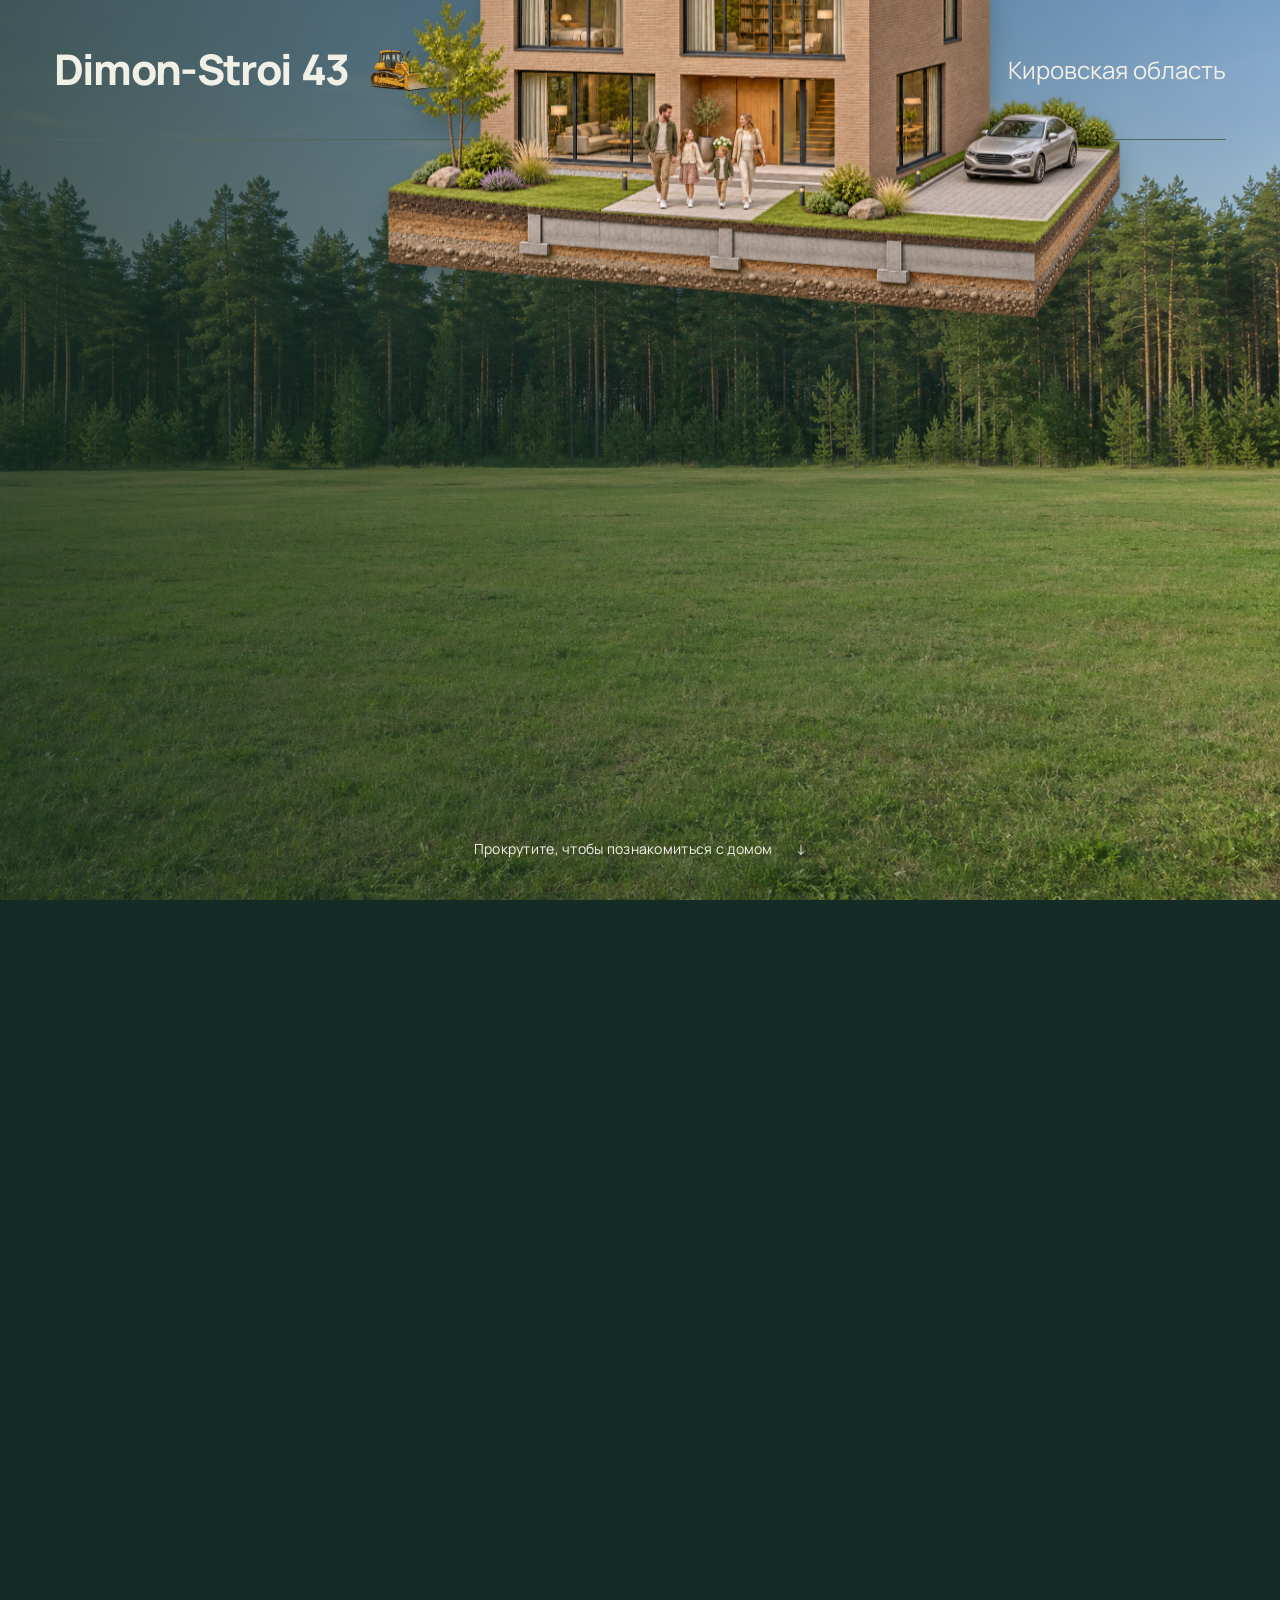
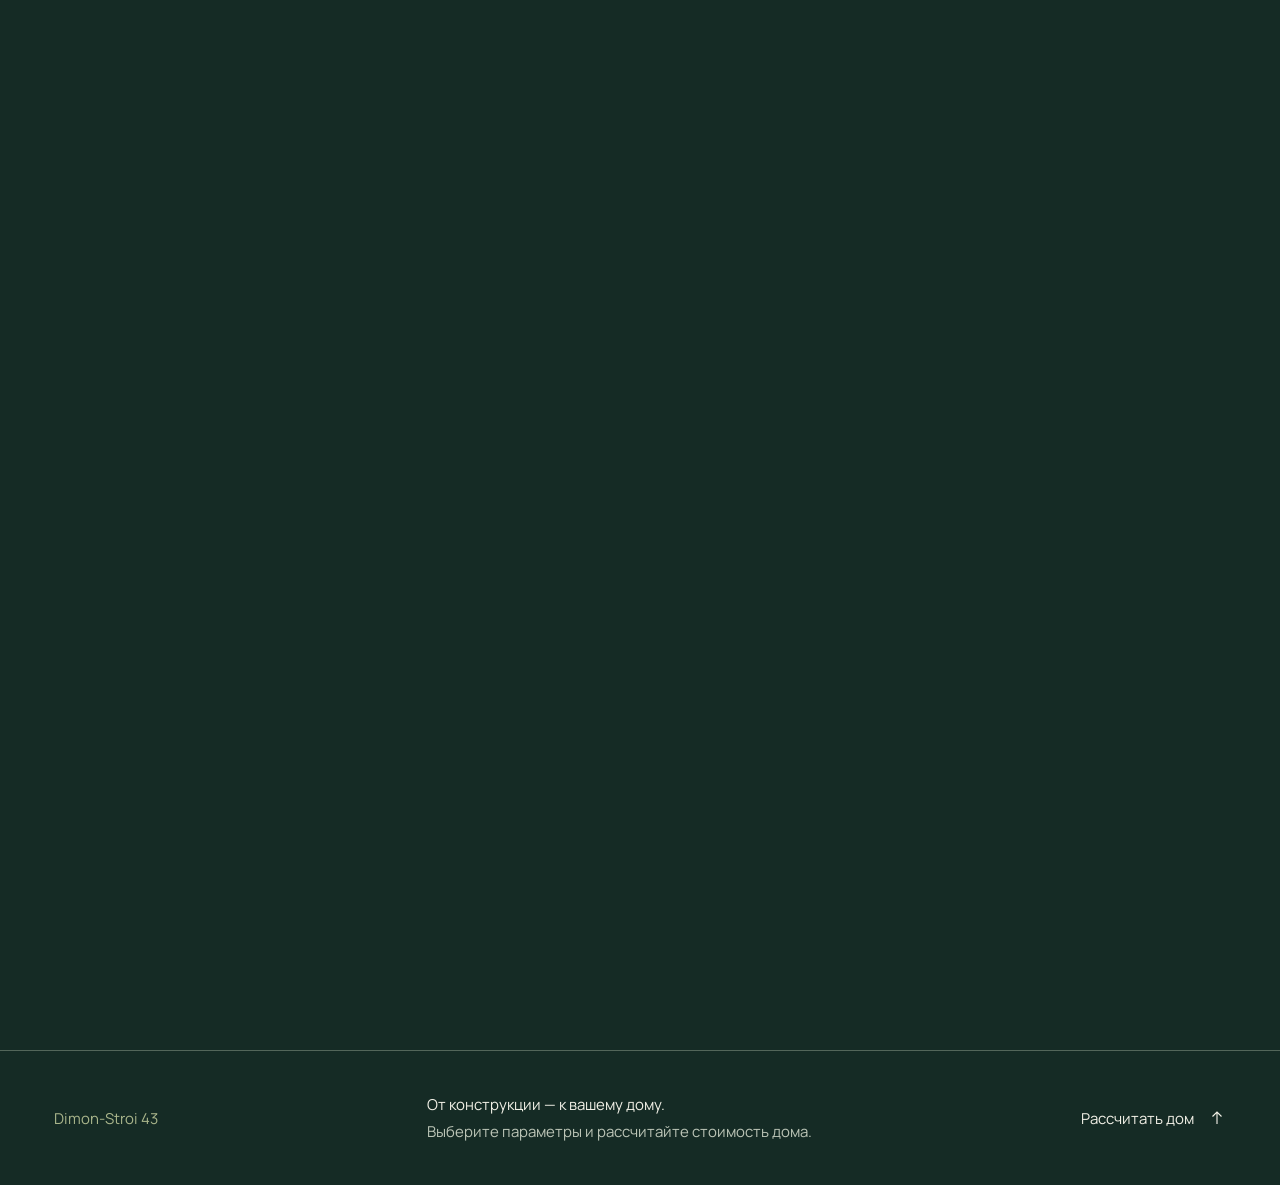
<file: index.html>
<!doctype html>
<html lang="ru">
<head>
  <meta charset="UTF-8">
  <meta name="viewport" content="width=device-width, initial-scale=1">
  <meta name="theme-color" content="#152b25">
  <meta name="description" content="Частные дома до двух этажей из газоблоков с облицовкой ригельным кирпичом. Кировская область.">
  <title>Dimon-Stroi 43 — Дом начинается с понимания</title>
  <link rel="preload" href="assets/Manrope.ttf" as="font" type="font/ttf" crossorigin>
  <link rel="preload" href="assets/exterior-family.png" as="image">
  <link rel="stylesheet" href="styles.css">
  <script src="app.js" defer></script>
  <link rel="stylesheet" href="site-nav.css">
</head>
<body>
  <a class="skip-link" href="#scene-title">К содержанию</a>
  <main>
    <section class="scroll-scene" aria-label="Послойная модель частного дома">
      <div class="scene">
        <header class="masthead">
          <div class="brand-group"><a class="wordmark" href="#" aria-label="Dimon-Stroi 43, в начало">Dimon-Stroi <span>43</span></a><img class="construction-team" src="assets/construction-team.png" alt="" aria-hidden="true"></div>
          <nav class="site-nav" aria-label="Разделы сайта"><a href="index.html" aria-current="page">О компании</a><a href="configurator/index.html" >Конструктор дома</a></nav><span class="region"><img class="region-map" src="assets/kirov.svg" alt="Контур Кировской области"> Кировская область</span>
        </header>
        <div class="hero">
          <div class="intro">
            <h1 id="scene-title">Дом начинается<br>с понимания</h1>
            <p class="offer">Строим частные дома до двух этажей<br class="desktop-break"> из газоблоков с облицовкой<br class="desktop-break"> ригельным кирпичом.</p>
            <button class="discuss-button" type="button" aria-expanded="false" aria-controls="discussion">Обсудить строительство <svg viewBox="0 0 24 24" aria-hidden="true"><path d="M4 12h15M13 5l7 7-7 7"/></svg></button>
            <div class="discussion" id="discussion" hidden>
              <div class="discussion-heading"><h2>Каким вы видите свой дом?</h2><button class="close-discussion" type="button" aria-label="Закрыть обсуждение"><svg viewBox="0 0 24 24" aria-hidden="true"><path d="m6 6 12 12M18 6 6 18"/></svg></button></div>
              <p id="notes-help">Оставьте контакт и пожелания. Заявка будет сохранена в Google Таблице и отправлена компании в Telegram.</p>
              <form id="lead-form"><input type="text" name="website" tabindex="-1" autocomplete="off" aria-hidden="true" style="display:none"><label for="lead-name">Ваше имя</label><input id="lead-name" name="name" autocomplete="name" required minlength="2" maxlength="100"><label for="lead-contact">Телефон или Telegram</label><input id="lead-contact" name="contact" autocomplete="tel" required minlength="5" maxlength="150"><label for="project-notes">Ваши пожелания</label>
              <textarea id="project-notes" name="notes" maxlength="2000" rows="3" placeholder="Площадь, участок, сколько нужно комнат…" aria-describedby="notes-help"></textarea><label class="consent"><input type="checkbox" name="consent" required> Согласен на передачу указанных данных компании и сохранение в Google Таблице, а также передачу в Telegram для обсуждения строительства.</label><button class="send-lead" type="submit">Отправить заявку</button><p id="lead-status" role="status" aria-live="polite"></p></form>
            </div>
            <p class="intro-note">Снаружи — архитектура.<br>Внутри — продуманная конструкция.</p>
          </div>
          <figure class="model" aria-label="Концептуальная визуализация дома в перспективе">
            <div class="model-images">
              <img class="intro-house" src="assets/exterior-family.png" alt="Концептуальный дом с парковкой, автомобилем и семьёй" fetchpriority="high">
              <img class="house-layer" src="assets/plan.png" alt="План-проект дома на чертеже" >
              <img class="house-layer" src="assets/foundation-cutout.png" alt="" aria-hidden="true">
              <img class="house-layer" src="assets/structure-cutout.png" alt="" aria-hidden="true">
              <img class="house-layer" src="assets/interior-cutout.png" alt="" aria-hidden="true">
              <img class="house-layer" src="assets/exterior-family.png" alt="" aria-hidden="true">
              <div class="wipe-line" aria-hidden="true"></div>
            </div>
            <figcaption><span>От чертежа до готового дома.</span><span class="concept-label">Концептуальная модель</span></figcaption>
          </figure>
        </div>
        <div class="scene-bottom">
          <div class="layer-description" aria-live="polite" aria-atomic="true">
            <span class="layer-counter">01 / 05</span>
            <p class="layer-copy">План-проект<span>Планировка и архитектурное решение.</span></p>
          </div>
          <nav class="layer-nav" aria-label="Слои модели">
            <button type="button" class="layer-button is-active" data-layer="0" aria-current="step"><span class="layer-index">01</span>План-проект</button>
            <button type="button" class="layer-button" data-layer="1" ><span class="layer-index">02</span>Основание</button>
            <button type="button" class="layer-button" data-layer="2" ><span class="layer-index">03</span>Конструкция</button>
            <button type="button" class="layer-button" data-layer="3" ><span class="layer-index">04</span>Внутри дома</button>
            <button type="button" class="layer-button" data-layer="4" ><span class="layer-index">05</span>Экстерьер</button>
          </nav>
          <p class="scroll-hint">Прокрутите, чтобы заглянуть глубже <svg viewBox="0 0 24 24" aria-hidden="true"><path d="M12 3v17m-6-6 6 6 6-6"/></svg></p>
        </div>
      <p class="intro-scroll-cue">Прокрутите, чтобы познакомиться с домом <span aria-hidden="true">↓</span></p></div>
    </section>
    <footer class="prototype-end"><span>Dimon-Stroi 43</span><p>От конструкции — к вашему дому.<br><span>Выберите параметры и рассчитайте стоимость дома.</span></p><a href="configurator/index.html">Рассчитать дом <svg viewBox="0 0 24 24" aria-hidden="true"><path d="M12 20V4m-6 6 6-6 6 6"/></svg></a></footer>
  </main>
  <noscript><p class="noscript-note">Для переключения слоёв и локального обсуждения включите JavaScript.</p></noscript>
</body>
</html>
</file>
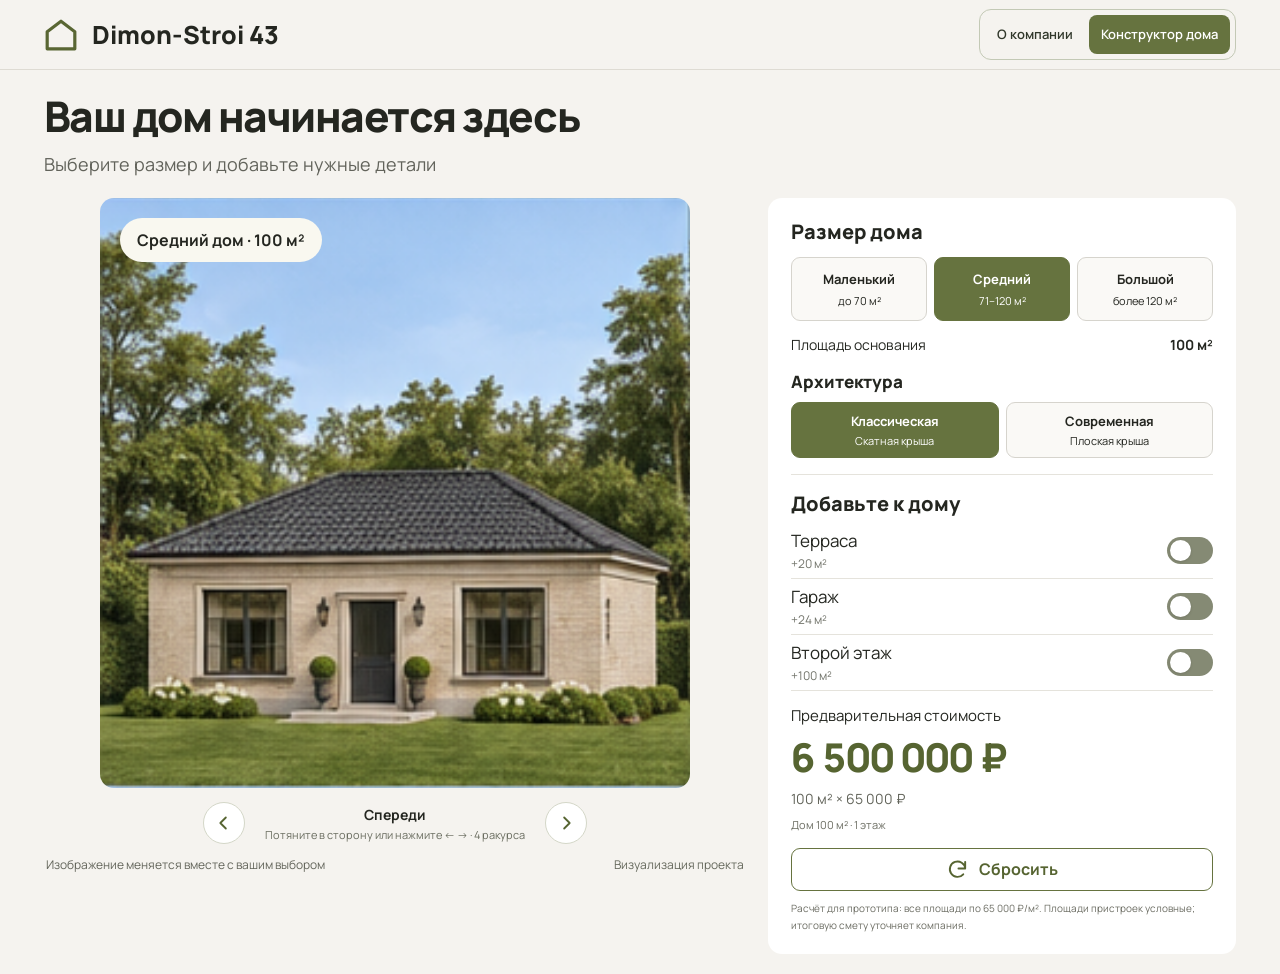
<file: configurator/index.html>
<!doctype html>
<html lang="ru"><head><meta charset="utf-8"><meta name="viewport" content="width=device-width,initial-scale=1"><title>Конструктор дома — Dimon-Stroi 43</title><link rel="stylesheet" href="style.css"><link rel="stylesheet" href="../site-nav.css"></head><body>
<header><a class="brand" href="../index.html" aria-label="Dimon-Stroi 43 — конструктор"><svg viewBox="0 0 32 32" aria-hidden="true"><path d="M3 13 16 3l13 10v16H3Z"/></svg>Dimon-Stroi 43</a><nav class="site-nav" aria-label="Разделы сайта"><a href="../index.html" >О компании</a><a href="../configurator/index.html" aria-current="page">Конструктор дома</a></nav></header>
<main><h1>Ваш дом начинается здесь</h1><p class="intro">Выберите размер и добавьте нужные детали</p><div class="workspace"><section class="visual" aria-label="Визуализация дома"><div class="scene" id="scene" role="img" tabindex="0" aria-label="Средний дом, 100 квадратных метров" aria-describedby="rotate-hint"><span class="badge" id="badge">Средний дом · 100 м²</span><div class="loading" id="loading">Загружаем визуализацию…</div></div><div class="view-controls" aria-label="Поворот дома"><button type="button" id="previous-view" aria-label="Повернуть дом влево"><svg viewBox="0 0 24 24" aria-hidden="true"><path d="m14 6-6 6 6 6"/></svg></button><div><strong id="view-name">Спереди</strong><span id="rotate-hint">Потяните в сторону или нажмите ← → · 4 ракурса</span></div><button type="button" id="next-view" aria-label="Повернуть дом вправо"><svg viewBox="0 0 24 24" aria-hidden="true"><path d="m10 6 6 6-6 6"/></svg></button></div><p class="caption">Изображение меняется вместе с вашим выбором <span>Визуализация проекта</span></p></section>
<form id="config" class="panel"><fieldset><legend>Размер дома</legend><div class="sizes"><label><input type="radio" name="size" value="0"><span>Маленький<small>до 70 м²</small></span></label><label><input type="radio" name="size" value="1" checked><span>Средний<small>71–120 м²</small></span></label><label><input type="radio" name="size" value="2"><span>Большой<small>более 120 м²</small></span></label></div><p class="area">Площадь основания <strong id="base">100 м²</strong></p></fieldset>
<fieldset class="architecture"><legend>Архитектура</legend><div class="sizes roof"><label><input type="radio" name="roof" value="classic" checked><span>Классическая<small>Скатная крыша</small></span></label><label><input type="radio" name="roof" value="flat"><span>Современная<small>Плоская крыша</small></span></label></div></fieldset><fieldset class="extras"><legend>Добавьте к дому</legend><label class="option"><span>Терраса<small>+20 м²</small></span><input type="checkbox" name="terrace" aria-label="Терраса"><span class="switch" aria-hidden="true"></span></label><label class="option"><span>Гараж<small>+24 м²</small></span><input type="checkbox" name="garage" aria-label="Гараж"><span class="switch" aria-hidden="true"></span></label><label class="option"><span>Второй этаж<small id="floor-area">+100 м²</small></span><input type="checkbox" name="floor" aria-label="Второй этаж"><span class="switch" aria-hidden="true"></span></label></fieldset>
<section class="summary" aria-live="polite" aria-atomic="true"><p>Предварительная стоимость</p><output id="price">6 500 000 ₽</output><p id="formula" class="formula">100 м² × 65 000 ₽</p><p id="breakdown" class="breakdown">Дом 100 м² · 1 этаж</p></section>
<button class="reset" type="reset"><svg viewBox="0 0 24 24" aria-hidden="true"><path d="M20 11a8 8 0 1 0-2 6M20 4v7h-7"/></svg>Сбросить</button><p class="note">Расчёт для прототипа: все площади по 65 000 ₽/м². Площади пристроек условные; итоговую смету уточняет компания.</p></form></div></main><script src="app.js"></script></body></html>
</file>
<file: styles.css>
@font-face{font-family:Manrope;src:url('assets/Manrope.ttf') format('truetype');font-style:normal;font-weight:200 800;font-display:swap}
:root{--forest:#152b25;--milk:#f1f0e6;--olive:#a9b58b;--line:#53665a;--muted:#bbc4b6;--pad:clamp(24px,4.2vw,80px);color-scheme:dark;font-family:Manrope,"Segoe UI",sans-serif;background:var(--forest);color:var(--milk);font-synthesis:none}
*{box-sizing:border-box}html{scroll-behavior:smooth;scrollbar-color:var(--line) var(--forest);scrollbar-width:thin}body{margin:0}button,textarea{font:inherit}button,a{-webkit-tap-highlight-color:transparent}button{cursor:pointer}a{color:inherit;text-decoration:none;text-underline-offset:5px}button:focus-visible,a:focus-visible,textarea:focus-visible{outline:2px solid var(--olive);outline-offset:5px}::selection{background:var(--olive);color:var(--forest)}svg{width:24px;height:24px;fill:none;stroke:currentColor;stroke-width:1.5;flex-shrink:0}button{border-radius:0}button:disabled{cursor:default;opacity:.5}.skip-link{position:fixed;top:12px;left:var(--pad);padding:12px 18px;background:var(--milk);color:var(--forest);z-index:20;transform:translateY(-180%)}.skip-link:focus{transform:none}
.scroll-scene{height:400vh;height:400svh}.scene{height:100vh;height:100svh;min-height:620px;position:sticky;top:0;display:grid;grid-template-rows:90px minmax(0,1fr) 156px;padding:0 var(--pad);overflow:clip}.masthead{display:flex;align-items:center;justify-content:space-between;border-bottom:1px solid var(--line);position:relative;z-index:3}.wordmark{font-size:24px;font-weight:650;letter-spacing:-.035em}.wordmark span{font-size:14px;font-weight:500;letter-spacing:0;margin-left:13px;color:var(--olive)}.region{font-size:12px;display:flex;gap:10px;align-items:center}.region-mark{width:7px;height:7px;border:1px solid var(--olive);display:inline-block}
.hero{display:grid;grid-template-columns:45% 55%;align-items:center;position:relative}.intro{z-index:2;position:relative;padding:35px 0 22px;align-self:center}.intro h1{font-size:clamp(48px,5.5vw,88px);line-height:1.07;letter-spacing:-.04em;font-weight:500;margin:0 0 28px;white-space:nowrap}.full-stop{color:var(--olive)}.offer{font-size:clamp(14px,1.15vw,17px);line-height:1.7;color:var(--muted);margin:0 0 27px}.discuss-button{border:1px solid var(--olive);background:var(--olive);color:var(--forest);min-height:56px;padding:15px 20px;display:inline-flex;gap:32px;align-items:center;font-size:13px;font-weight:650;transition:background .2s,border-color .2s}.discuss-button:hover{background:var(--milk);border-color:var(--milk)}.intro-note{font-size:11px;line-height:1.7;color:var(--muted);margin:27px 0 0;max-width:240px}.model{margin:0;position:relative;align-self:stretch;display:flex;flex-direction:column;justify-content:center;min-width:0}.model-images{position:relative;width:115%;margin-left:-8%;aspect-ratio:1.23;max-height:100%;isolation:isolate}.house-layer{position:absolute;width:100%;height:100%;object-fit:contain;inset:0;display:block}.house-layer:not(:first-child){clip-path:inset(0 100% 0 0)}.wipe-line{position:absolute;width:1px;top:12%;bottom:12%;left:0;background:var(--olive);opacity:0;pointer-events:none}.model figcaption{display:flex;justify-content:space-between;gap:18px;font-size:10px;line-height:1.5;color:var(--muted);padding:0 0 12px 12px}.concept-label{color:var(--olive);text-align:right}
.scene-bottom{display:grid;grid-template-columns:1fr 1.4fr;grid-template-rows:98px 1fr;column-gap:32px;border-top:1px solid var(--line);align-items:center}.layer-description{display:flex;align-items:flex-start;gap:22px}.layer-counter{color:var(--olive);font-size:11px;line-height:22px;font-variant-numeric:tabular-nums;white-space:nowrap}.layer-copy{font-size:17px;line-height:1.35;margin:0;letter-spacing:-.02em}.layer-copy span{display:block;font-size:11px;line-height:1.6;letter-spacing:0;color:var(--muted);margin-top:6px}.layer-nav{display:grid;grid-template-columns:repeat(4,1fr);gap:14px;align-self:stretch;align-items:center}.layer-button{border:0;border-top:1px solid var(--line);background:transparent;color:var(--muted);padding:12px 0 0;text-align:left;font-size:11px;line-height:1.4;min-height:60px;position:relative;transition:color .2s}.layer-button::before{content:"";position:absolute;top:-1px;left:0;width:0;height:2px;background:var(--olive);transition:width .2s}.layer-button.is-active{color:var(--milk)}.layer-button.is-active::before{width:100%}.layer-button:hover{color:var(--milk)}.layer-index{display:block;color:var(--olive);font-size:10px;font-variant-numeric:tabular-nums;margin-bottom:8px}.scroll-hint{grid-column:1/-1;justify-self:center;display:flex;align-items:center;gap:20px;font-size:10px;letter-spacing:.01em;color:var(--muted);margin:0 0 14px}.scroll-hint svg{width:16px;height:20px}
.discussion[hidden]{display:none}.discussion{max-width:440px;margin-top:18px;padding:17px 18px;background:#213b31;border:1px solid var(--line)}.discussion-heading{display:flex;align-items:center;gap:12px;justify-content:space-between}.discussion h2{font-size:15px;font-weight:550;line-height:1.4;letter-spacing:-.02em;margin:0}.close-discussion{display:flex;align-items:center;justify-content:center;min-width:32px;min-height:32px;border:0;background:transparent;color:var(--milk)}.close-discussion svg{width:20px;height:20px}.discussion p{font-size:11px;line-height:1.65;color:var(--muted);margin:8px 0 12px}.discussion label{display:block;font-size:11px;margin-bottom:7px}.discussion textarea{display:block;resize:vertical;min-height:68px;max-height:135px;width:100%;border:1px solid var(--line);border-radius:0;background:var(--forest);color:var(--milk);caret-color:var(--olive);padding:10px;font-size:12px;line-height:1.5}.discussion textarea::placeholder{color:var(--muted)}.discussion-open .intro-note{display:none}.discussion-open .intro h1{font-size:clamp(42px,4.7vw,72px);margin-bottom:18px}.discussion-open .offer{margin-bottom:18px}.prototype-end{border-top:1px solid var(--line);padding:40px var(--pad);display:flex;justify-content:space-between;align-items:center;gap:25px;font-size:12px}.prototype-end>span{color:var(--olive)}.prototype-end p{line-height:1.8;margin:0}.prototype-end p span{color:var(--muted)}.prototype-end a{display:flex;align-items:center;gap:14px}.prototype-end a:hover{text-decoration:underline}.prototype-end svg{width:18px;height:18px}.noscript-note{padding:20px var(--pad);color:var(--muted);font-size:13px}
@media(min-width:1600px){.scene{grid-template-rows:110px minmax(0,1fr) 180px}.intro h1{font-size:96px}.model-images{max-height:680px}.scene-bottom{grid-template-rows:116px 1fr}}
@media(max-height:760px) and (min-width:801px){.scene{grid-template-rows:72px minmax(0,1fr) 130px;min-height:570px}.intro{padding:20px 0}.intro h1{font-size:clamp(46px,5vw,70px);margin-bottom:18px}.offer{margin-bottom:20px}.intro-note{margin-top:20px}.scene-bottom{grid-template-rows:83px 1fr}.discussion-open .intro h1{font-size:42px}.discussion-open .offer{font-size:12px;line-height:1.5}.discussion{padding:10px 14px;margin-top:10px}.discussion p{font-size:10px}.discussion textarea{min-height:55px}.discussion-open .discuss-button{min-height:44px;padding:10px 16px}}
@media(max-width:1100px) and (min-width:801px){.hero{grid-template-columns:47% 53%}.intro h1{font-size:5.3vw}.model figcaption{flex-direction:column;gap:3px;padding-left:15px}.concept-label{text-align:left}.scene-bottom{grid-template-columns:.9fr 1.3fr;column-gap:20px}.layer-description{gap:13px}.layer-copy{font-size:15px}.layer-copy span{max-width:210px}.layer-nav{gap:10px}.layer-button{font-size:10px}}
@media(max-width:800px){:root{--pad:24px}.scene{min-height:0;grid-template-rows:66px minmax(0,1fr) 142px}.wordmark{font-size:21px}.wordmark span{font-size:11px;margin-left:9px}.region{font-size:9px;gap:6px}.region-mark{width:5px;height:5px}.hero{display:grid;grid-template-columns:1fr;grid-template-rows:auto minmax(0,1fr);align-items:start}.intro{padding:24px 0 0;align-self:start}.intro h1{font-size:clamp(34px,7.6vw,56px);line-height:1.07;margin-bottom:15px;letter-spacing:-.04em}.offer{font-size:12px;line-height:1.65;margin:0 0 16px;max-width:350px}.desktop-break{display:none}.discuss-button{min-height:46px;padding:12px 16px;font-size:11px;gap:28px}.discuss-button svg{width:20px;height:20px}.intro-note{display:none}.model{width:100%;height:100%;min-height:0;justify-content:center}.model-images{height:100%;max-height:310px;width:100%;margin:0;aspect-ratio:auto}.model figcaption{padding:0 0 9px;font-size:8px;gap:10px}.model figcaption>span:first-child{max-width:160px}.scene-bottom{grid-template-columns:1fr;grid-template-rows:49px 64px 29px;gap:0}.layer-description{gap:14px;align-items:center}.layer-counter{font-size:9px}.layer-copy{font-size:12px;display:flex;gap:10px;align-items:center}.layer-copy span{font-size:9px;line-height:1.4;margin:0;max-width:220px}.layer-nav{gap:10px}.layer-button{font-size:9px;min-height:54px;padding-top:8px}.layer-index{font-size:9px;margin-bottom:5px}.scroll-hint{font-size:8px;gap:10px;margin-bottom:6px}.scroll-hint svg{height:14px;width:14px}.prototype-end{padding:25px var(--pad);font-size:10px;align-items:flex-start;flex-wrap:wrap}.prototype-end p{order:3;width:100%}.discussion-open .hero{grid-template-rows:1fr 100px}.discussion-open .intro{padding-top:17px}.discussion-open .intro h1{font-size:31px;margin-bottom:10px}.discussion-open .offer{font-size:10px;margin-bottom:11px;max-width:320px}.discussion-open .discuss-button{min-height:38px;padding:8px 12px;font-size:10px}.discussion{margin-top:12px;padding:10px 12px;max-width:none}.discussion h2{font-size:13px}.discussion p{font-size:10px;margin:4px 0 8px}.discussion textarea{min-height:53px;max-height:70px;font-size:11px;padding:7px}.discussion label{font-size:10px;margin-bottom:5px}.discussion-open .model figcaption{display:none}}
@media(max-width:380px){:root{--pad:18px}.region{font-size:8px}.wordmark{font-size:19px}.intro h1{font-size:32px}.layer-copy{gap:7px}.layer-copy span{max-width:175px;font-size:8px}.layer-nav{gap:7px}.layer-button{font-size:8px}}
@media(prefers-reduced-motion:reduce){html{scroll-behavior:auto}*,*::before,*::after{transition:none!important;animation:none!important}}

@media(max-width:800px) and (max-height:700px){.intro{padding-top:18px}.intro h1{font-size:34px;margin-bottom:10px}.offer{font-size:11px;margin-bottom:12px}.model figcaption{font-size:7px}.discussion-open .hero{grid-template-rows:1fr}.discussion-open .model{display:none}.discussion-open .intro{padding-top:12px}.discussion-open .intro h1{font-size:27px;margin-bottom:8px}.discussion-open .offer{font-size:9px;margin-bottom:8px}.discussion-open .discussion{margin-top:8px;padding:8px 10px}.discussion-open .discussion p{font-size:9px;line-height:1.5}.discussion-open .discussion textarea{min-height:44px;max-height:55px}.discussion-open .close-discussion{min-height:24px}}

/* Horizontal section plane reveals each registered layer from top to bottom. */
.house-layer:not(:first-child){clip-path:inset(0 0 100% 0)}
.wipe-line{width:100%;height:1px;left:0;right:0;bottom:auto;top:0}

/* Brand and taiga backdrop revision */
body{background:var(--forest)}
.scene{isolation:isolate}
.scene::before{content:"";position:absolute;inset:0;z-index:-1;background:linear-gradient(90deg,rgba(15,34,27,.76),rgba(15,34,27,.48)),url('assets/clearing.png') center/cover no-repeat;pointer-events:none}
.wordmark{font-size:clamp(25px,2.8vw,40px);font-weight:800;letter-spacing:-.04em;line-height:1.1;white-space:nowrap}
.wordmark span{font-size:inherit;font-weight:inherit;color:inherit;letter-spacing:inherit;margin-left:.12em}
.model-images{mask-image:linear-gradient(to right,transparent,black 7%,black 94%,transparent);-webkit-mask-image:linear-gradient(to right,transparent,black 7%,black 94%,transparent)}
@media(max-width:800px){.wordmark{font-size:25px}.masthead{gap:12px}.region{max-width:100px}.scene::before{background-position:58% center}}
@media(max-width:380px){.wordmark{font-size:22px}}

/* Scroll-led introduction and daylight identity */
.scroll-scene{height:550vh;height:550svh}
.scene{grid-template-rows:116px minmax(0,1fr) 156px}
.scene::before{background:linear-gradient(90deg,rgba(20,43,37,.65),rgba(20,43,37,.15)),url('assets/clearing.png') center/cover no-repeat}
.brand-group{display:flex;align-items:center;gap:20px;min-width:0}
.wordmark{font-size:clamp(32px,3.5vw,54px);font-weight:800;letter-spacing:-.04em}
.wordmark span{font:inherit;color:inherit;margin-left:.08em}
.construction-team{display:block;width:clamp(150px,16vw,250px);height:90px;object-fit:contain}
.region{font-size:12px;gap:13px;flex-shrink:0}
.region-map{height:48px;width:36px;object-fit:contain}
.model-images{will-change:transform;z-index:4}
.intro,.scene-bottom,.model figcaption{will-change:opacity,transform}
.intro-scroll-cue{position:absolute;bottom:28px;left:0;width:100%;text-align:center;color:var(--milk);font-size:11px;letter-spacing:.02em;pointer-events:none}
.intro-scroll-cue span{margin-left:20px}
@media(max-width:1100px){.brand-group{gap:12px}.construction-team{width:150px;height:76px}.wordmark{font-size:32px}.region{font-size:10px}.region-map{height:40px;width:30px}}
@media(max-width:800px){.scene{grid-template-rows:105px minmax(0,1fr) 142px}.masthead{align-items:center;gap:8px}.brand-group{flex-wrap:wrap;gap:0 12px;max-width:240px}.wordmark{font-size:29px}.construction-team{width:136px;height:40px;object-position:left center}.region{font-size:9px;gap:5px;max-width:102px;line-height:1.6}.region-map{width:25px;height:38px}.intro-scroll-cue{font-size:9px;bottom:24px}.scene::before{background-position:58% center}}
@media(max-width:380px){.wordmark{font-size:26px}.brand-group{max-width:205px}.region{max-width:92px;font-size:8px}}

.scene::before{background-image:linear-gradient(90deg,rgba(13,35,29,.78),rgba(13,35,29,.23)),url('assets/clearing.png')}
.scene-bottom{background:linear-gradient(0deg,rgba(15,34,27,.62),rgba(15,34,27,.26));padding:0 14px;margin:0 -14px}

.model-images{mask-image:none;-webkit-mask-image:none}

/* Ground-level setting and five construction milestones */
.scroll-scene{height:650vh;height:650svh}
.scene::before{background:linear-gradient(90deg,rgba(17,39,30,.74),rgba(17,39,30,.22)),url('assets/clearing.png') center/cover no-repeat}
.intro-house{position:absolute;inset:0;width:100%;height:100%;object-fit:contain;z-index:6;pointer-events:none}
.model-images{filter:drop-shadow(0 18px 12px rgba(15,30,18,.25))}
button{border-radius:10px}.layer-button{border-radius:6px}
.region{font-size:24px;gap:20px}.region-map{width:72px;height:96px}
.scene{grid-template-rows:140px minmax(0,1fr) 180px}
.construction-team{width:160px}.wordmark{font-size:clamp(30px,3.3vw,50px)}
.offer{font-size:clamp(17px,1.4vw,21px);line-height:1.65}.intro-note{font-size:15px}
.discuss-button{font-size:16px}.model figcaption{font-size:13px}
.layer-nav{grid-template-columns:repeat(5,1fr);gap:12px}.layer-button{font-size:14px;min-height:72px}.layer-index{font-size:13px}
.layer-counter{font-size:14px}.layer-copy{font-size:20px}.layer-copy span{font-size:14px}.scroll-hint{font-size:13px}.intro-scroll-cue{font-size:14px}
.scene-bottom{grid-template-columns:.85fr 1.5fr;grid-template-rows:120px 1fr}.prototype-end{font-size:15px}
@media(max-width:1100px){.region{font-size:20px;gap:12px}.region-map{width:60px;height:80px}.construction-team{width:130px}.brand-group{gap:10px}.wordmark{font-size:30px}.intro h1{font-size:4.9vw}.layer-copy{font-size:17px}.layer-copy span{font-size:13px}.layer-button{font-size:12px}}
@media(max-width:800px){.scene{grid-template-rows:114px minmax(0,1fr) 178px}.brand-group{max-width:205px}.wordmark{font-size:25px}.region{font-size:18px;max-width:150px;gap:8px;line-height:1.3}.region-map{width:46px;height:70px}.construction-team{width:128px;height:42px}.intro{padding-top:18px}.intro h1{font-size:clamp(31px,7.4vw,48px);margin-bottom:13px}.offer{font-size:14px;line-height:1.5;margin-bottom:14px}.discuss-button{font-size:13px}.model figcaption{font-size:10px}.scene-bottom{grid-template-columns:1fr;grid-template-rows:64px 78px 36px}.layer-copy{font-size:15px;gap:10px}.layer-copy span{font-size:11px;max-width:180px}.layer-counter{font-size:12px}.layer-nav{gap:7px}.layer-button{font-size:11px;min-height:68px}.layer-index{font-size:11px}.scroll-hint{font-size:10px}.intro-scroll-cue{font-size:12px}.intro-note{display:none}.model-images{max-height:290px}.discussion-open .offer{font-size:12px}.discussion p{font-size:12px}}
@media(max-width:380px){:root{--pad:16px}.wordmark{font-size:22px}.brand-group{max-width:178px}.region{font-size:16px;max-width:132px}.region-map{width:42px;height:64px}.layer-button{font-size:10px}}

.hero,.model{min-height:0}.model-images{height:100%;aspect-ratio:auto;min-height:0;flex:1}.model figcaption{flex-shrink:0}
@media(min-width:801px) and (max-height:800px){.scene{grid-template-rows:110px minmax(0,1fr) 150px}.intro{padding:15px 0}.intro h1{font-size:clamp(42px,4.2vw,58px);margin-bottom:18px}.offer{font-size:17px;margin-bottom:20px}.intro-note{display:none}.scene-bottom{grid-template-rows:110px 1fr}.region{font-size:22px}.region-map{height:80px;width:60px}.model figcaption{font-size:12px}}

.discussion{max-height:min(470px,65svh);overflow:auto}.discussion input:not([type=checkbox]){display:block;width:100%;padding:9px 10px;margin:5px 0 10px;border:1px solid var(--line);border-radius:6px;background:var(--forest);color:var(--milk);font:inherit;font-size:14px}.discussion input:focus-visible{outline:2px solid var(--olive);outline-offset:2px}.consent{display:flex!important;gap:8px;align-items:flex-start;line-height:1.5;margin-top:12px}.consent input{accent-color:var(--olive);flex-shrink:0}.send-lead{background:var(--olive);color:var(--forest);border:0;padding:12px 18px;margin-top:10px;font-weight:650}.discussion-open .intro h1{font-size:32px}.discussion-open .offer{display:none}.discussion-open .hero{align-items:start}.discussion-open .intro{padding-top:12px}@media(max-width:800px){.discussion-open .model{display:none}.discussion-open .hero{display:block}.discussion{max-height:calc(100svh - 400px)}}
</file>
<file: site-nav.css>
.site-nav{display:flex;align-items:center;gap:4px;padding:5px;border:1px solid #84936d;border-radius:12px;font:600 13px Manrope,sans-serif;flex-shrink:0}.site-nav a{display:block;text-decoration:none;padding:10px 12px;border-radius:8px;white-space:nowrap;color:inherit;line-height:1.4}.site-nav a[aria-current=page]{background:#a9b58b;color:#152b25}.site-nav a:hover{background:#e0e6d4;color:#152b25}.site-nav a:focus-visible{outline:3px solid #a9b58b;outline-offset:2px}.masthead{gap:14px}body>header .site-nav{color:#30372a;border-color:#c3c9b5}body>header .site-nav a[aria-current=page]{background:#66733f;color:#fff}@media(max-width:1100px){.masthead .region{display:none}}@media(max-width:800px){.masthead{flex-wrap:wrap;align-content:center;gap:8px;padding:8px 0}.masthead .brand-group{max-width:none;flex-wrap:nowrap}.masthead .construction-team{display:none}.site-nav{font-size:11px;padding:3px}.site-nav a{padding:7px 10px}.masthead .site-nav{margin-left:auto}.masthead .wordmark{font-size:25px}body>header{height:auto;min-height:100px;flex-wrap:wrap;padding:14px 20px;gap:12px}body>header .site-nav{display:flex!important}body>header .brand{font-size:23px}}@media(max-width:580px){.masthead .site-nav{margin-left:0}.masthead .brand-group{width:100%}.site-nav a{min-height:32px}}
</file>
<file: configurator/style.css>
@font-face{font-family:Manrope;src:url('./assets/Manrope.ttf')}*{box-sizing:border-box}body{margin:0;color:#242620;background:#f5f3ef;font-family:Manrope,sans-serif}::selection{background:#dce2c5}header{height:88px;border-bottom:1px solid #dedbd3;display:flex;align-items:center;justify-content:space-between;padding:0 3.4vw}header>span{font-size:16px;color:#62635b}.brand{color:inherit;text-decoration:none;display:flex;gap:14px;align-items:center;font-size:25px;font-weight:800}.brand svg{width:34px;height:34px;fill:none;stroke:#596633;stroke-width:3;stroke-linejoin:round}main{max-width:1680px;margin:auto;padding:30px 3.4vw 20px}h1{font-size:clamp(30px,3.8vw,58px);line-height:1.14;letter-spacing:-.035em;margin:0 0 12px;font-weight:800}.intro{color:#62635b;font-size:clamp(16px,1.65vw,23px);margin:0 0 30px}.workspace{display:grid;grid-template-columns:minmax(0,1.7fr) minmax(370px,1fr);gap:22px;align-items:start}.scene{width:100%;aspect-ratio:1;position:relative;overflow:hidden;border-radius:14px;background-color:#e4e7dc;background-image:url('./assets/houses.png');background-size:400% 600%;background-position:0% 40%;isolation:isolate}.badge{position:absolute;left:20px;top:20px;border-radius:30px;background:#f9f8f0;padding:11px 17px;font-size:16px;font-weight:700;max-width:calc(100% - 40px)}.loading{position:absolute;inset:0;display:grid;place-items:center;background:#e4e7dc;color:#4c5633}.loading[hidden]{display:none}.caption{font-size:12px;color:#64665c;display:flex;justify-content:space-between;gap:14px;margin:12px 2px}.caption span{color:#75776d}.panel{background:#fff;padding:25px;border-radius:14px}fieldset{border:0;margin:0;padding:0;min-width:0}legend{font-size:22px;font-weight:800;margin:0 0 18px;padding:0}.sizes{display:grid;grid-template-columns:repeat(3,1fr);gap:7px}.sizes label{position:relative;cursor:pointer}.sizes input{position:absolute;opacity:0}.sizes label>span{display:block;text-align:center;padding:12px 2px;border:1px solid #d6d4cd;border-radius:9px;font-size:13px;font-weight:700;background:#faf9f6}.sizes small{display:block;font-size:11px;margin-top:5px;font-weight:400;white-space:nowrap}.sizes input:checked+span{background:#66733f;border-color:#66733f;color:white}.sizes label:hover>span{border-color:#66733f}.sizes input:focus-visible+span,.option input:focus-visible+.switch{outline:3px solid #7c8b4e;outline-offset:4px}.area{display:flex;justify-content:space-between;font-size:14px;margin:20px 0 22px}.extras{border-top:1px solid #e5e3dc;padding-top:22px}.extras legend{float:left;width:100%;margin-bottom:6px}.option{position:relative;display:flex;align-items:center;justify-content:space-between;clear:both;min-height:65px;cursor:pointer;border-bottom:1px solid #e5e3dc;font-size:17px}.option small{display:block;color:#72746b;font-size:12px;margin-top:3px}.option input{position:absolute;right:0;width:46px;height:28px;opacity:0;cursor:pointer}.switch{display:block;width:46px;height:27px;border-radius:20px;background:#deddd3;transition:background .2s}.switch:before{content:'';display:block;width:21px;height:21px;margin:3px;border-radius:50%;background:#fff;box-shadow:0 1px 3px #0002;transition:transform .2s}.option input:checked+.switch{background:#66733f}.option input:checked+.switch:before{transform:translateX(19px)}.summary{padding-top:20px}.summary p{margin:0 0 6px;font-size:15px}output{font-size:clamp(29px,3.1vw,46px);font-weight:800;line-height:1.3;color:#566431;letter-spacing:-.025em;font-variant-numeric:tabular-nums}.summary .formula{font-size:14px;color:#62645a;margin-top:5px}.summary .breakdown{font-size:12px;color:#6c6e63;line-height:1.6;margin-top:8px;min-height:20px}.reset{display:flex;justify-content:center;align-items:center;gap:10px;width:100%;border:1px solid #66733f;background:white;color:#566431;border-radius:9px;font:700 16px Manrope;padding:11px;margin-top:18px;cursor:pointer}.reset svg{width:23px;height:23px;fill:none;stroke:currentColor;stroke-width:2;stroke-linecap:round;stroke-linejoin:round}.reset:hover{background:#f2f4eb}.reset:focus-visible{outline:3px solid #7c8b4e;outline-offset:3px}.note{font-size:10px;line-height:1.7;color:#6b6c62;margin:12px 0 0}@media(min-width:1500px){.panel{padding:30px}.option{min-height:76px}.sizes label>span{font-size:15px;padding:15px 4px}.sizes small{font-size:12px}.summary{padding-top:25px}}@media(max-width:1000px){.workspace{grid-template-columns:minmax(0,1.25fr) minmax(330px,1fr);gap:16px}.panel{padding:20px}.caption{display:block}.caption span{display:none}.badge{font-size:13px;left:12px;top:12px}.scene{aspect-ratio:1}.brand{font-size:22px}}@media(max-width:760px){header{height:70px;padding:0 20px}header>span{display:none}.brand{font-size:23px}main{padding:25px 16px}.intro{line-height:1.6;margin-bottom:20px}.workspace{display:flex;flex-direction:column;gap:12px}.visual,.panel{width:100%}.scene{aspect-ratio:1}.caption{font-size:11px}.panel{padding:23px}.sizes label>span{font-size:14px}.sizes small{font-size:11px}output{font-size:40px}.note{font-size:11px}.badge{font-size:14px}h1{max-width:500px}}@media(prefers-reduced-motion:reduce){*{transition:none!important}}
.architecture{padding-bottom:22px}.architecture legend{font-size:17px;margin-bottom:12px}.roof{grid-template-columns:1fr 1fr}.roof label>span{font-size:13px;padding:9px}.roof small{margin-top:3px}.scene{background-image:none}

@media(min-width:761px){header{height:70px}main{padding-top:22px}h1{font-size:clamp(30px,3.3vw,49px)}.intro{margin-bottom:22px;font-size:18px}.panel{padding:20px 23px}legend{font-size:20px;margin-bottom:12px}.area{margin:14px 0 16px}.architecture{padding-bottom:16px}.architecture legend{margin-bottom:9px}.extras{padding-top:15px}.option{min-height:56px}.summary{padding-top:14px}.reset{margin-top:12px;padding:9px}.note{margin-top:9px}.summary .breakdown{font-size:11px}.scene{max-width:760px}.workspace{grid-template-columns:minmax(0,1.5fr) minmax(370px,1fr)}}

@media(min-width:761px){.scene{width:min(100%,calc(100svh - 250px));margin:auto}.visual{min-width:0}.workspace{grid-template-columns:minmax(0,1.5fr) minmax(370px,1fr)}.panel{max-width:540px}}

.view-controls{display:flex;align-items:center;justify-content:center;gap:20px;margin-top:14px}.view-controls button{width:42px;height:42px;border:1px solid #d4d7c8;border-radius:50%;display:grid;place-items:center;background:#fff;color:#566431;cursor:pointer}.view-controls svg{width:22px;height:22px;stroke:currentColor;stroke-width:2;stroke-linecap:round;stroke-linejoin:round;fill:none}.view-controls div{text-align:center;min-width:230px}.view-controls strong{font-size:14px;display:block}.view-controls span{font-size:11px;color:#6a6d60;display:block;margin-top:3px}.view-controls button:hover{background:#e9eddd}.view-controls button:focus-visible,.scene:focus-visible{outline:3px solid #7c8b4e;outline-offset:3px}.scene{cursor:grab;touch-action:pan-y;user-select:none}.scene:active{cursor:grabbing}.loading{font-size:14px;pointer-events:none}@media(min-width:761px){.scene{width:min(100%,calc(100svh - 310px))}}@media(max-width:760px){.view-controls{gap:12px}.view-controls div{min-width:210px}.view-controls span{font-size:10px}}

.caption span{color:#66695d}.switch{background:#949985}

.switch{background:#858a74}
</file>
